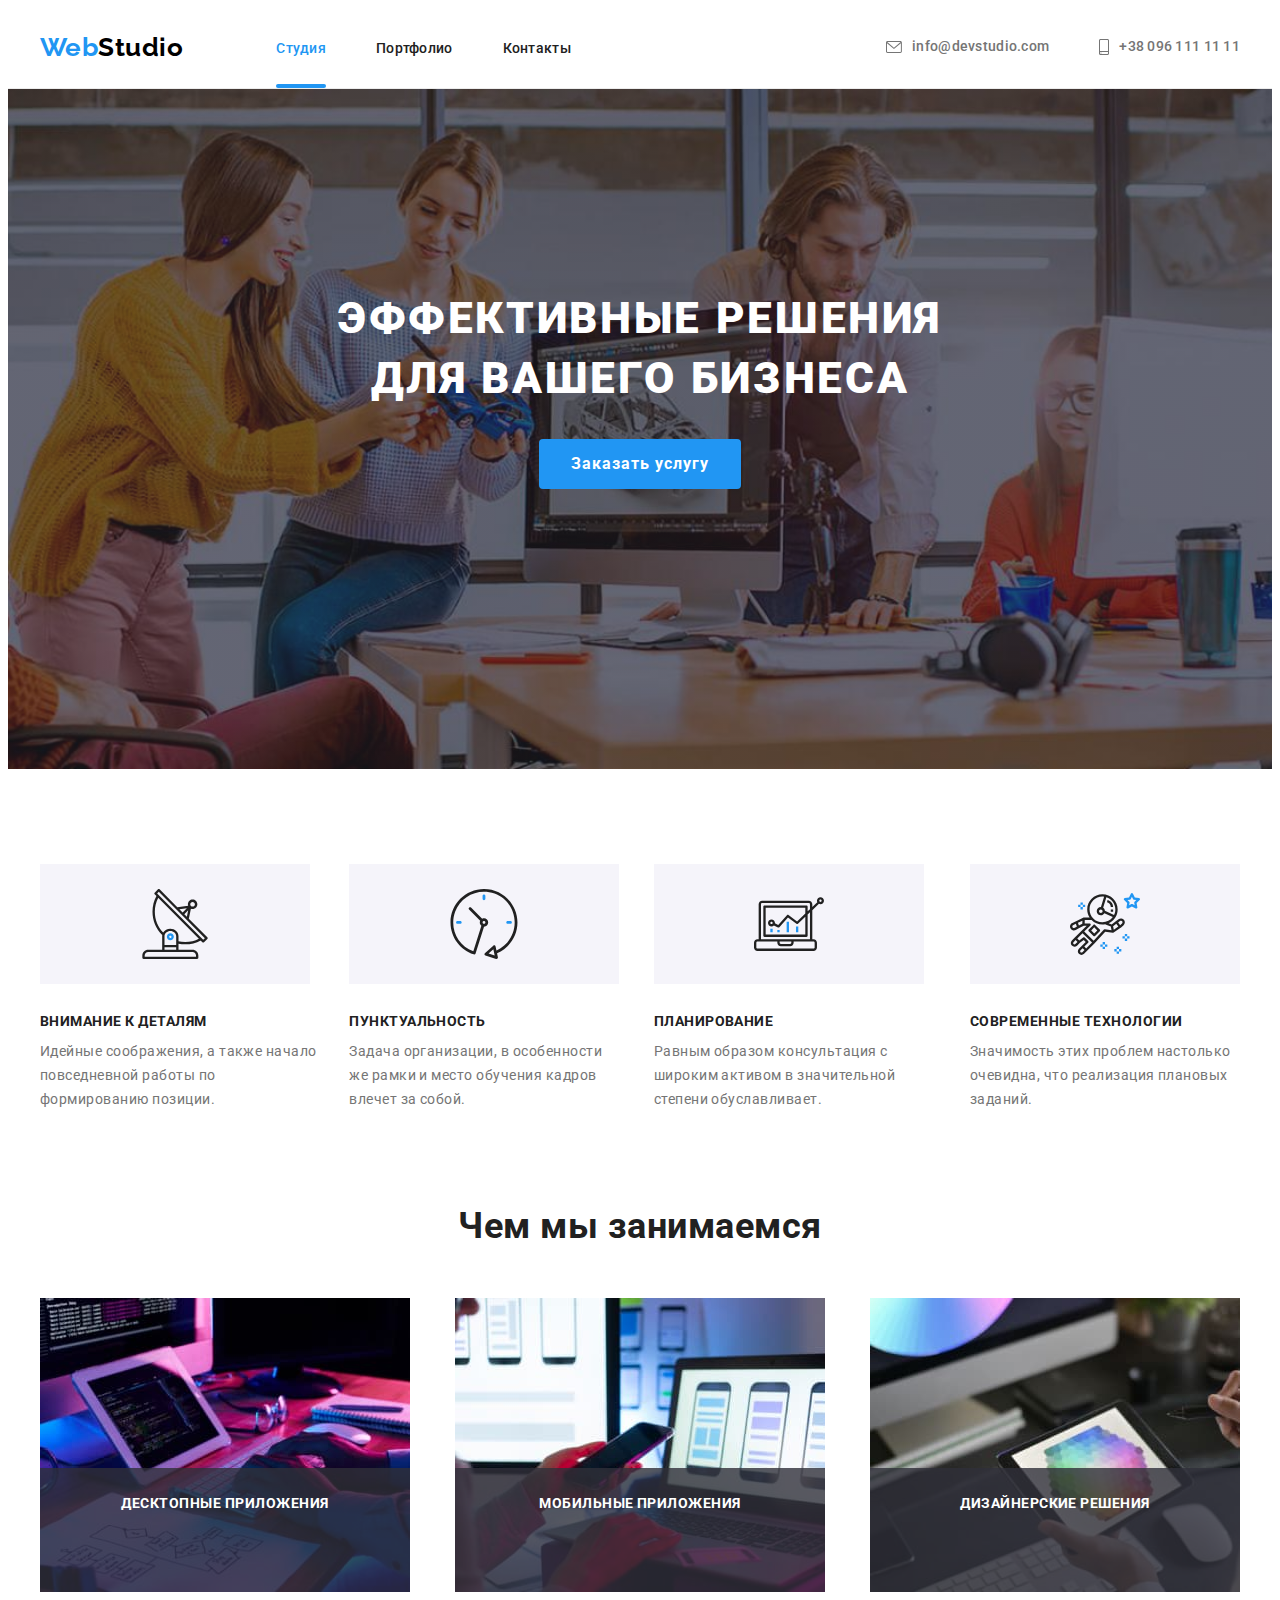
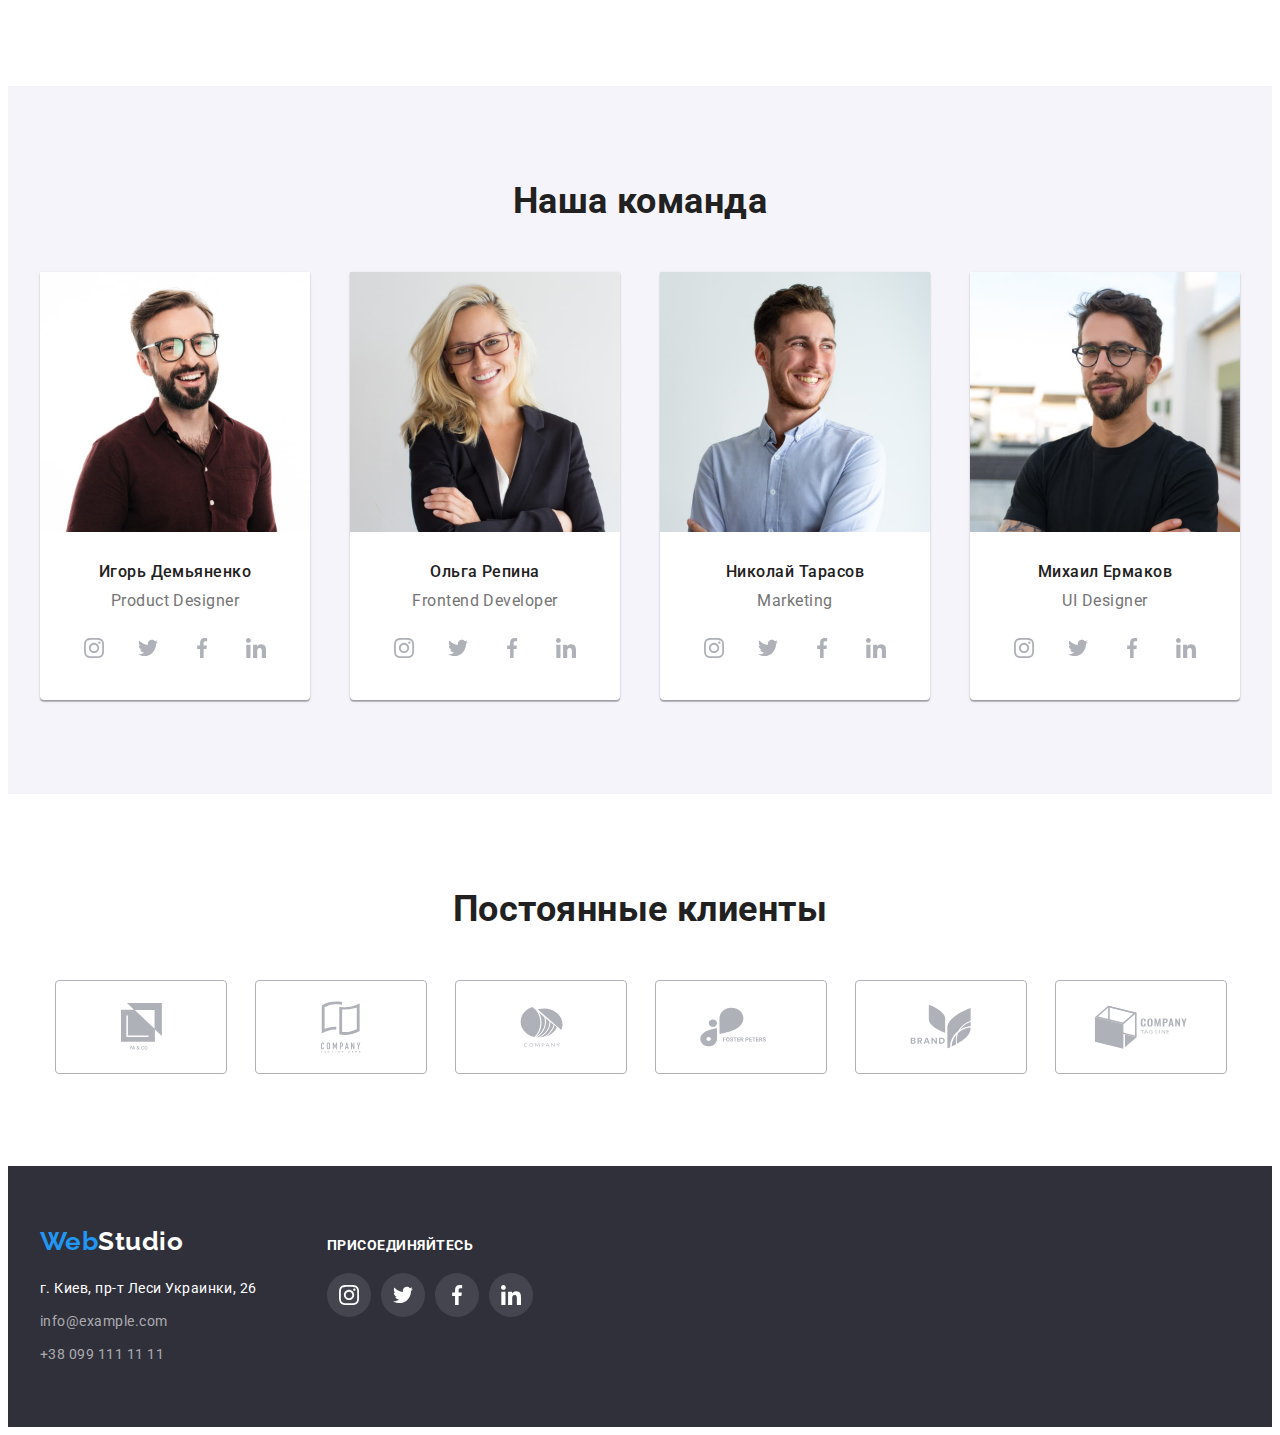
<file: index.html>
<!DOCTYPE html>
<html lang="ru">
  <head>
    <meta charset="UTF-8" />
    <meta http-equiv="X-UA-Compatible" content="IE=edge" />
    <meta name="viewport" content="width=device-width, initial-scale=1.0" />
    <title>WebStudio</title>
    <link rel="preconnect" href="https://fonts.googleapis.com" />
    <link rel="preconnect" href="https://fonts.gstatic.com" crossorigin />
    <link
      href="https://fonts.googleapis.com/css2?family=Raleway:wght@700&family=Roboto:wght@400;500;700;900&display=swap"
      rel="stylesheet"
    />
    <link
      rel="stylesheet"
      href="https://cdnjs.cloudflare.com/ajax/libs/modern-normalize/1.1.0/modern-normalize.min.css"
      integrity="sha512-wpPYUAdjBVSE4KJnH1VR1HeZfpl1ub8YT/NKx4PuQ5NmX2tKuGu6U/JRp5y+Y8XG2tV+wKQpNHVUX03MfMFn9Q=="
      crossorigin="anonymous"
      referrerpolicy="no-referrer"
    />
    <link rel="stylesheet" href="./css/styles.css" />
  </head>

  <body>
    <header class="header">
      <div class="container header-container">
        <nav class="header-navigation">
          <div class="first-logo">
            <a class="header-logo link" href="/index.html" lang="en"
              >Web<span class="header-logo-word">Studio</span></a
            >
          </div>

          <ul class="header-menu list">
            <li class="header-item">
              <a class="header-link link current" href="">Студия</a>
            </li>
            <li class="header-item">
              <a class="header-link link" href="./portfolio.html">Портфолио</a>
            </li>
            <li class="header-item">
              <a class="header-link link" href="">Контакты</a>
            </li>
          </ul>
        </nav>
        <ul class="header-contacts-list list">
          <li class="header-contacts-item">
            <a
              class="header-contacts-link link"
              href="mailto:info@devstudio.com"
            >
              <svg class="header-contacts-envelope">
                <use href="./images/sprite.svg#icon-envelope"></use>
              </svg>
              <span lang="en">info@devstudio.com</span></a
            >
          </li>
          <li class="header-contacts-item">
            <a class="header-contacts-link link" href="tel:+380961111111"
              ><svg class="header-contacts-envelope smartphone">
                <use href="./images/sprite.svg#icon-smartphone"></use>
              </svg>
              <span>+38 096 111 11 11</span></a
            >
          </li>
        </ul>
      </div>
    </header>

    <main class="main">
      <section class="hero">
        <div class="container">
          <h1 class="hero-text">Эффективные решения для вашего бизнеса</h1>
          <button class="hero-btn" type="button" data-modal-open>Заказать услугу</button>
        </div>
      </section>

      <section class="service">
        <div class="container">
          <h2 class="service-header">Почему наши услуги популярны</h2>
          <ul class="service-list list">
            <li class="service-item">
              <div class="service-icon-bg">
                <svg class="service-icon">
                  <use href="./images/sprite.svg#icon-antenna"></use>
                </svg>
              </div>
              <h3 class="service-title">Внимание к деталям</h3>
              <p class="service-text">
                Идейные соображения, а также начало повседневной работы по
                формированию позиции.
              </p>
            </li>
            <li class="service-item">
              <div class="service-icon-bg">
                <svg class="service-icon">
                  <use href="./images/sprite.svg#icon-clock"></use>
                </svg>
              </div>
              <h3 class="service-title">Пунктуальность</h3>
              <p class="service-text">
                Задача организации, в особенности же рамки и место обучения
                кадров влечет за собой.
              </p>
            </li>
            <li class="service-item">
              <div class="service-icon-bg">
                <svg class="service-icon">
                  <use href="./images/sprite.svg#icon-diagram"></use>
                </svg>
              </div>
              <h3 class="service-title">Планирование</h3>
              <p class="service-text">
                Равным образом консультация с широким активом в значительной
                степени обуславливает.
              </p>
            </li>
            <li class="service-item">
              <div class="service-icon-bg">
                <svg class="service-icon">
                  <use href="./images/sprite.svg#icon-astronaut"></use>
                </svg>
              </div>
              <h3 class="service-title">Современные технологии</h3>
              <p class="service-text">
                Значимость этих проблем настолько очевидна, что реализация
                плановых заданий.
              </p>
            </li>
          </ul>
        </div>
      </section>

      <section class="work">
        <div class="container">
          <h2 class="work-header">Чем мы занимаемся</h2>
          <ul class="work-list list">
            <li class="work-item">
              <div class="work-image-container">
              <img
                class="work-link"
                src="./images/photo1.jpg"
                alt="Парень набирает код на клавиатуре"
                width="370"
                height="294"
              />
              <p class="work-image-title">Десктопные приложения</p>
              </div>
            </li>
            <li class="work-item">
              <div class="work-image-container">
              <img
                class="work-link"
                src="./images/photo2.jpg"
                alt="Просматривает мобильные версии сайта"
                width="370"
                height="294"
              />
               <p class="work-image-title">Мобильные приложения</p>
               </div>
            </li>
            <li class="work-item">
              <div class="work-image-container">
              <img
                class="work-link"
                src="./images/photo3.jpg"
                alt="Подбор цветовой гаммы сайта"
              />
              <p class="work-image-title">Дизайнерские решения</p>
              </div>
            </li>
          </ul>
        </div>
      </section>

      <section class="team">
        <div class="container">
          <h2 class="team-header">Наша команда</h2>
          <ul class="team-list list">
            <li class="team-item">
              <img
                class="team-imagine"
                src="./images/Игорь_Демьяненко.jpg"
                alt="Игорь Демьяненко"
                width="270"
                height="260"
              />
              <h3 class="team-member">Игорь Демьяненко</h3>
              <p class="team-member-specialisation" lang="en">
                Product Designer
              </p>
              <ul class="team-item-list social-list list">
                <li class="social-item">
                  <a href="" class="social-link link">
                    <svg class="social-icon">
                      <use href="./images/sprite.svg#icon-instagram"></use>
                    </svg>
                  </a>
                </li>
                <li class="social-item">
                  <a href="" class="social-link link">
                    <svg class="social-icon">
                      <use href="./images/sprite.svg#icon-twitter"></use>
                    </svg>
                  </a>
                </li>
                <li class="social-item">
                  <a href="" class="social-link link">
                    <svg class="social-icon">
                      <use href="./images/sprite.svg#icon-facebook"></use>
                    </svg>
                  </a>
                </li>
                <li class="social-item">
                  <a href="" class="social-link link">
                    <svg class="social-icon">
                      <use href="./images/sprite.svg#icon-linkedin"></use>
                    </svg>
                  </a>
                </li>
              </ul>
            </li>
            <li class="team-item">
              <img
                class="team-imagine"
                src="./images/Ольга_Репина.jpg"
                alt="Ольга Репина"
                width="270"
                height="260"
              />
              <h3 class="team-member">Ольга Репина</h3>
              <p class="team-member-specialisation" lang="en">
                Frontend Developer
              </p>
              <ul class="team-item-list social-list list">
                <li class="social-item">
                  <a href="" class="social-link link">
                    <svg class="social-icon">
                      <use href="./images/sprite.svg#icon-instagram"></use>
                    </svg>
                  </a>
                </li>
                <li class="social-item">
                  <a href="" class="social-link link">
                    <svg class="social-icon">
                      <use href="./images/sprite.svg#icon-twitter"></use>
                    </svg>
                  </a>
                </li>
                <li class="social-item">
                  <a href="" class="social-link link">
                    <svg class="social-icon">
                      <use href="./images/sprite.svg#icon-facebook"></use>
                    </svg>
                  </a>
                </li>
                <li class="social-item">
                  <a href="" class="social-link link">
                    <svg class="social-icon">
                      <use href="./images/sprite.svg#icon-linkedin"></use>
                    </svg>
                  </a>
                </li>
              </ul>
            </li>
            <li class="team-item">
              <img
                class="team-imagine"
                src="./images/Николай_Тарасов.jpg"
                alt="Николай Тарасов"
                width="270"
                height="260"
              />
              <h3 class="team-member">Николай Тарасов</h3>
              <p class="team-member-specialisation" lang="en">Marketing</p>
              <ul class="team-item-list social-list list">
                <li class="social-item">
                  <a href="" class="social-link link">
                    <svg class="social-icon">
                      <use href="./images/sprite.svg#icon-instagram"></use>
                    </svg>
                  </a>
                </li>
                <li class="social-item">
                  <a href="" class="social-link link">
                    <svg class="social-icon">
                      <use href="./images/sprite.svg#icon-twitter"></use>
                    </svg>
                  </a>
                </li>
                <li class="social-item">
                  <a href="" class="social-link link">
                    <svg class="social-icon">
                      <use href="./images/sprite.svg#icon-facebook"></use>
                    </svg>
                  </a>
                </li>
                <li class="social-item">
                  <a href="" class="social-link link">
                    <svg class="social-icon">
                      <use href="./images/sprite.svg#icon-linkedin"></use>
                    </svg>
                  </a>
                </li>
              </ul>
            </li>

            <li class="team-item">
              <img
                class="team-imagine"
                src="./images/Михаил_Ермаков.jpg"
                alt="Николай Тарасов"
                width="270"
                height="260"
              />
              <h3 class="team-member">Михаил Ермаков</h3>
              <p class="team-member-specialisation" lang="en">UI Designer</p>
              <ul class="team-item-list social-list list">
                <li class="social-item">
                  <a href="" class="social-link link">
                    <svg class="social-icon">
                      <use href="./images/sprite.svg#icon-instagram"></use>
                    </svg>
                  </a>
                </li>
                <li class="social-item">
                  <a href="" class="social-link link">
                    <svg class="social-icon">
                      <use href="./images/sprite.svg#icon-twitter"></use>
                    </svg>
                  </a>
                </li>
                <li class="social-item">
                  <a href="" class="social-link link">
                    <svg class="social-icon">
                      <use href="./images/sprite.svg#icon-facebook"></use>
                    </svg>
                  </a>
                </li>
                <li class="social-item">
                  <a href="" class="social-link link">
                    <svg class="social-icon">
                      <use href="./images/sprite.svg#icon-linkedin"></use>
                    </svg>
                  </a>
                </li>
              </ul>
            </li>
          </ul>
        </div>
      </section>
      <section class="clients">
        <div class="container">
          <h2 class="clients-header">Постоянные клиенты</h2>
          <ul class="clients-list list">
            <li class="clients-item">
              <a href="" class="clients-link link">
                <svg class="clients-icon" width="41" height="47">
                  <use href="./images/sprite.svg#icon-group_1"></use>
                </svg>
              </a>
            </li>
            <li class="clients-item">
              <a href="" class="clients-link link">
                <svg class="clients-icon" width="40" height="52">
                  <use href="./images/sprite.svg#icon-group_2"></use>
                </svg>
              </a>
            </li>
            <li class="clients-item">
              <a href="" class="clients-link link">
                <svg class="clients-icon" width="43" height="41">
                  <use href="./images/sprite.svg#icon-group_3"></use>
                </svg>
              </a>
            </li>
            <li class="clients-item">
              <a href="" class="clients-link link">
                <svg class="clients-icon" width="84" height="40">
                  <use href="./images/sprite.svg#icon-group_4"></use>
                </svg>
              </a>
            </li>
            <li class="clients-item">
              <a href="" class="clients-link link">
                <svg class="clients-icon" width="62" height="45">
                  <use href="./images/sprite.svg#icon-group_5"></use>
                </svg>
              </a>
            </li>
            <li class="clients-item">
              <a href="" class="clients-link link">
                <svg class="clients-icon" width="94" height="44">
                  <use href="./images/sprite.svg#icon-group_6"></use>
                </svg>
              </a>
            </li>
          </ul>
        </div>
      </section>
    </main>
    <footer class="footer fotter-background">
      <div class="container footer-container">
        <div class="common-container">
          <div class="footer-bottom-logo">
          <a class="footer-logo link" href="./index.html" lang="en"
            >Web<span class="footer-logo-word">Studio</span></a
          >
           </div>
        <address class="footer-address">
          <ul class="footer-list list">
            <li class="footer-item">
              <a
                class="footer-link link"
                href="https://www.google.com/maps/place/%D0%B1%D1%83%D0%BB%D1%8C%D0%B2%D0%B0%D1%80+%D0%9B%D0%B5%D1%81%D1%96+%D0%A3%D0%BA%D1%80%D0%B0%D1%97%D0%BD%D0%BA%D0%B8,+26,+%D0%9A%D0%B8%D1%97%D0%B2,+02000/@50.4265807,30.5361971,17z/data=!3m1!4b1!4m5!3m4!1s0x40d4cf0e033ecbe9:0x57a4dffefec77da0!8m2!3d50.4265807!4d30.5383858"
                >г. Киев, пр-т Леси Украинки, 26
              </a>
            </li>
            <li class="footer-item">
              <a
                class="footer-link-contacts link"
                href="mailto:info@example.com"
                lang="en"
                >info@example.com</a
              >
            </li>
            <li class="footer-item">
              <a class="footer-link-contacts link" href="tel:+380991111111"
                >+38 099 111 11 11</a
              >
            </li>
          </ul>
        </address>
        </div>
        
        <section class="social-network">
          <h2 class="social-network-header">присоединяйтесь</h2>
          <ul class="social-network-list list">
                <li class="social-network-item">
                  <a href="" class="social-network-link link">
                    <svg class="social-network-icon">
                      <use href="./images/sprite.svg#icon-instagram"></use>
                    </svg>
                  </a>
                </li>
                <li class="social-network-item">
                  <a href="" class="social-network-link link">
                    <svg class="social-network-icon">
                      <use href="./images/sprite.svg#icon-twitter"></use>
                    </svg>
                  </a>
                </li>
                <li class="social-network-item">
                  <a href="" class="social-network-link link">
                    <svg class="social-network-icon">
                      <use href="./images/sprite.svg#icon-facebook"></use>
                    </svg>
                  </a>
                </li>
                <li class="social-network-item">
                  <a href="" class="social-network-link link">
                    <svg class="social-network-icon">
                      <use href="./images/sprite.svg#icon-linkedin"></use>
                    </svg>
                  </a>
                </li>
               
        </section>
      </div>
    </footer>
    <div class="backdrop is-hidden" data-modal>
      <div class="modal">
        <button type="button" class="modal-icon-container" data-modal-close>
          <svg class="modal-close-button">
            <use href="./images/sprite.svg#icon-close-black"></use>
          </svg>
          <script src="./js/modal.js"></script>
        </button>
      </div>
    </div>
  </body>
</html>
</file>
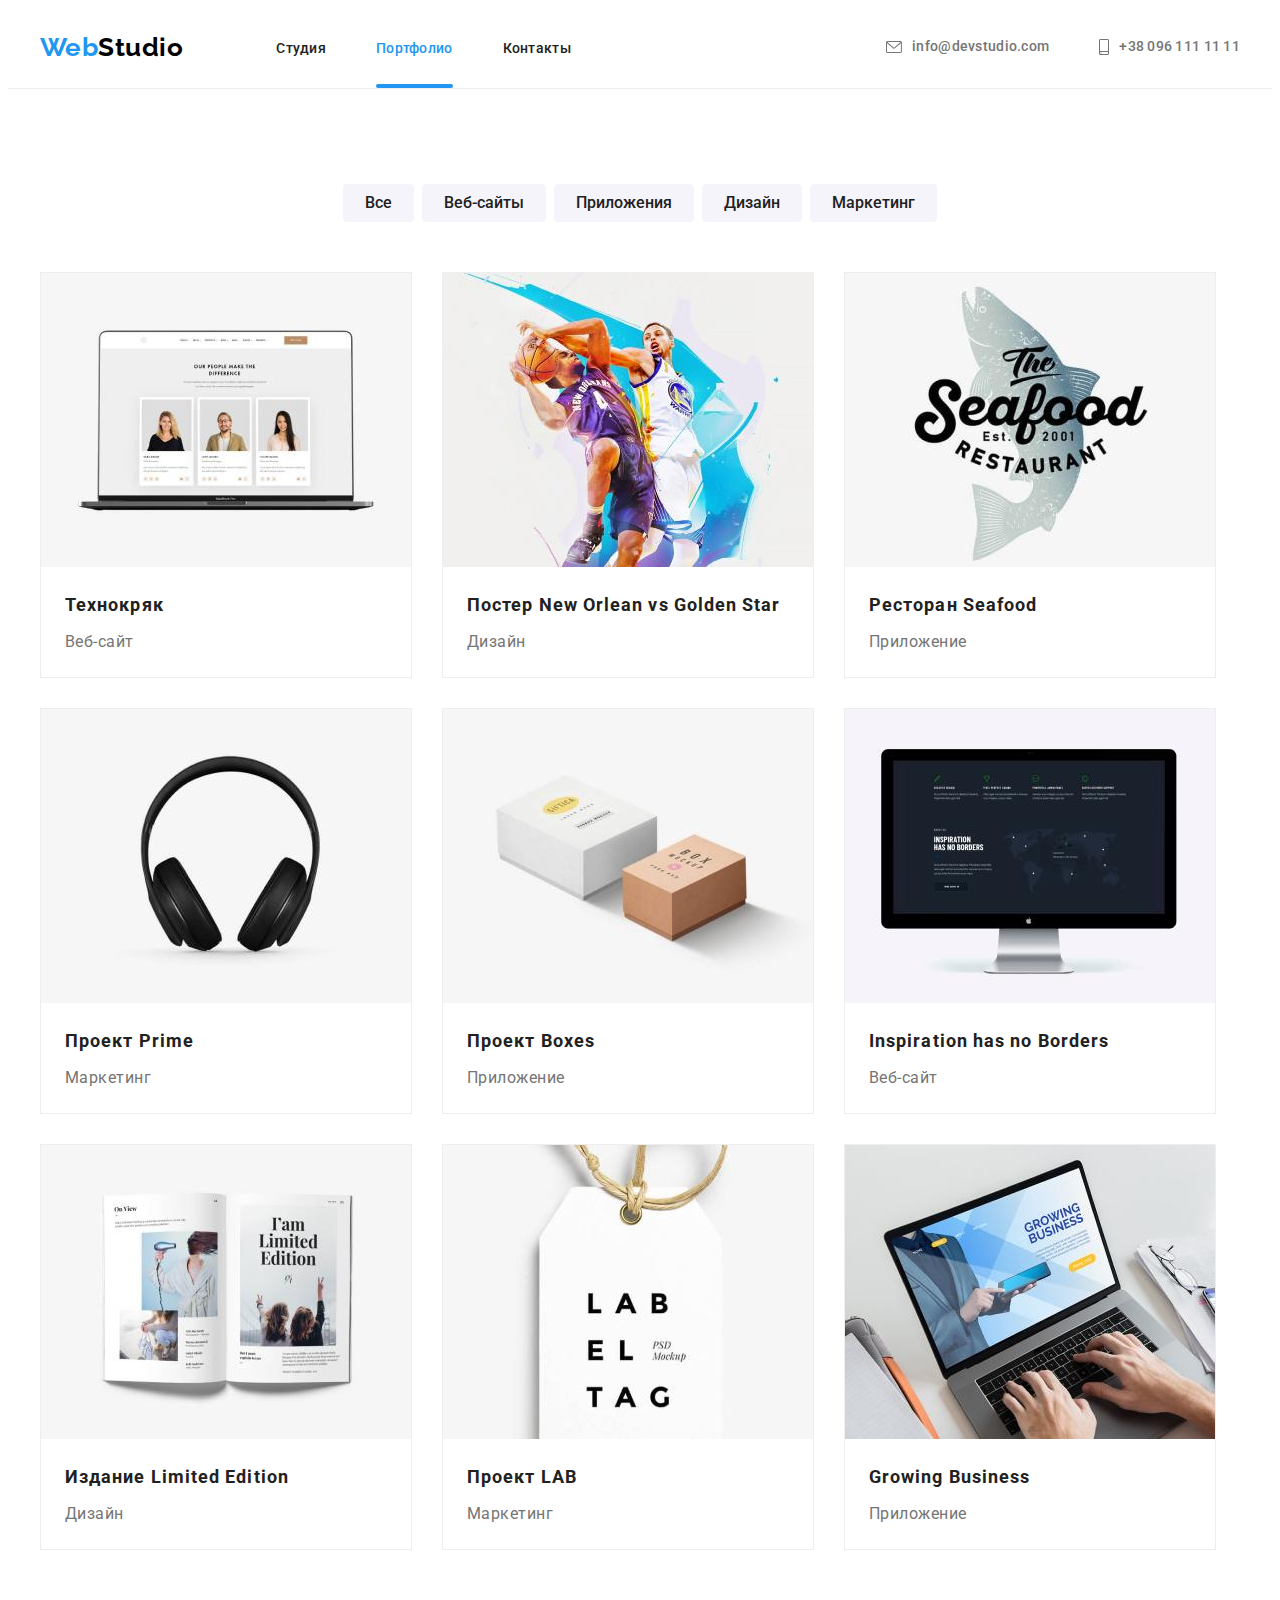
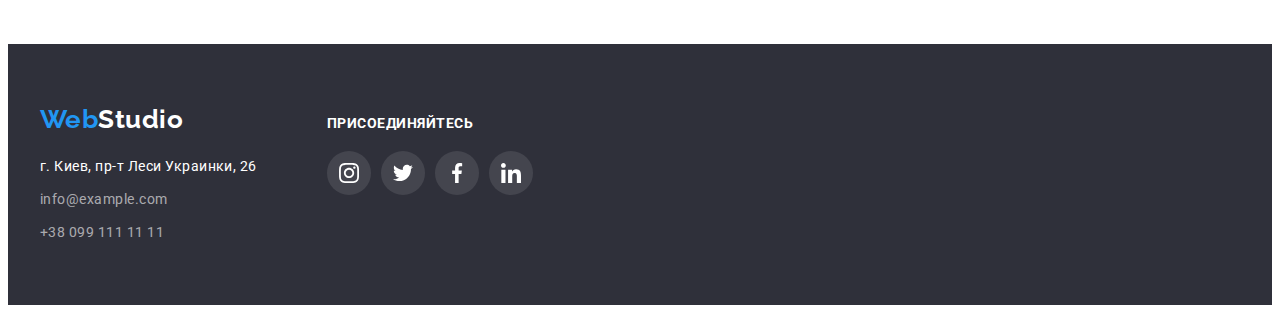
<file: portfolio.html>
<!DOCTYPE html>
<html lang="ru">
  <head>
    <meta charset="UTF-8" />
    <meta http-equiv="X-UA-Compatible" content="IE=edge" />
    <meta name="viewport" content="width=device-width, initial-scale=1.0" />
    <title>Портфолио</title>
    <link rel="preconnect" href="https://fonts.googleapis.com" />
    <link rel="preconnect" href="https://fonts.gstatic.com" crossorigin />
    <link
      href="https://fonts.googleapis.com/css2?family=Raleway:wght@700&family=Roboto:wght@400;500;700;900&display=swap"
      rel="stylesheet"
    />
    <link
      rel="stylesheet"
      href="https://cdnjs.cloudflare.com/ajax/libs/modern-normalize/1.1.0/modern-normalize.min.css"
      integrity="sha512-wpPYUAdjBVSE4KJnH1VR1HeZfpl1ub8YT/NKx4PuQ5NmX2tKuGu6U/JRp5y+Y8XG2tV+wKQpNHVUX03MfMFn9Q=="
      crossorigin="anonymous"
      referrerpolicy="no-referrer"
    />
    <link rel="stylesheet" href="./css/styles.css" />
  </head>

  <body>
    <header class="header">
      <div class="container header-container">
        <nav class="header-navigation">
          <div class="first-logo">
            <a class="header-logo link" href="/index.html" lang="en"
              >Web<span class="header-logo-word">Studio</span></a
            >
          </div>
          <ul class="header-menu list">
            <li class="header-item">
              <a class="header-link link" href="./index.html">Студия</a>
            </li>
            <li class="header-item">
              <a class="header-link link current" href="./portfolio.html"
                >Портфолио</a
              >
            </li>
            <li class="header-item">
              <a class="header-link link" href="">Контакты</a>
            </li>
          </ul>
        </nav>
        <ul class="header-contacts-list list">
          <li class="header-contacts-item">
            <a
              class="header-contacts-link link"
              href="mailto:info@devstudio.com"
              lang="en"
              ><svg class="header-contacts-envelope">
                <use href="./images/sprite.svg#icon-envelope"></use>
              </svg>
              <span lang="en">info@devstudio.com</span></a
            >
          </li>
          <li class="header-contacts-item">
            <a class="header-contacts-link link" href="tel:+380961111111"
              ><svg class="header-contacts-envelope smartphone">
                <use href="./images/sprite.svg#icon-smartphone"></use>
              </svg>
              <span>+38 096 111 11 11</span></a
            >
          </li>
        </ul>
      </div>
    </header>

    <main>
      <section class="portfolio">
        <div class="container">
          <h1 class="service-header">Виды услуг</h1>

          <ul class="portfolio-list list">
            <li class="portfolio-item">
              <button class="portfolio-btn btn-color" type="button">Все</button>
            </li>
            <li class="portfolio-item">
              <button class="portfolio-btn" type="button">Веб-сайты</button>
            </li>
            <li class="portfolio-item">
              <button class="portfolio-btn" type="button">Приложения</button>
            </li>
            <li class="portfolio-item">
              <button class="portfolio-btn" type="button">Дизайн</button>
            </li>
            <li class="portfolio-item">
              <button class="portfolio-btn" type="button">Маркетинг</button>
            </li>
          </ul>

          <ul class="portfolio-list-img list">
            <li class="portfolio-item-img">
              <div class="portfolio-imagine-text">
              <img
                class="portfolio-imagine"
                src="./images/Веб-сайт.jpg"
                alt="Изображён на экране ноутбука сайт"
                width="370"
                height="294"
              />
              <p class="imagine-description">Технокряк это 
                современная площадка распространения 
                коронавируса. Компании используют эту платформу 
                для цифрового шпионажа и атак на защищённые 
                сервера конкурентов.</p>
              </div>
              <h2 class="portfolio-title">Технокряк</h2>
              <p class="portfolio-text">Веб-сайт</p>
            </li>

            <li class="portfolio-item-img">
              <div class="portfolio-imagine-text">
              <img
                class="portfolio-imagine"
                src="./images/Дизайн.jpg"
                alt="Постер New Orlean vs Golden Star"
                width="370"
                height="294"
              />
              <p class="imagine-description">Технокряк это 
                современная площадка распространения 
                коронавируса. Компании используют эту платформу 
                для цифрового шпионажа и атак на защищённые 
                сервера конкурентов.</p>
              </div>
              <h2 class="portfolio-title">
                Постер <span lang="en">New Orlean vs Golden Star</span>
              </h2>
              <p class="portfolio-text">Дизайн</p>
            </li>
            <li class="portfolio-item-img">
              <div class="portfolio-imagine-text">
              <img
                class="portfolio-imagine"
                src="images/Приложение.jpg"
                alt="Логотип ресторана"
                width="370"
                height="294"
              />
              <p class="imagine-description">Технокряк это 
                современная площадка распространения 
                коронавируса. Компании используют эту платформу 
                для цифрового шпионажа и атак на защищённые 
                сервера конкурентов.</p>
              </div>
              <h2 class="portfolio-title">
                Ресторан <span lang="en">Seafood</span>
              </h2>
              <p class="portfolio-text">Приложение</p>
            </li>
            <li class="portfolio-item-img">
              <div class="portfolio-imagine-text">
              <img
                class="portfolio-imagine"
                src="./images/Маркетинг.jpg"
                alt="Изображены наушники"
                width="370"
                height="294"
              />
              <p class="imagine-description">Технокряк это 
                современная площадка распространения 
                коронавируса. Компании используют эту платформу 
                для цифрового шпионажа и атак на защищённые 
                сервера конкурентов.</p>
              </div>
              <h2 class="portfolio-title">Проект Prime</h2>
              <p class="portfolio-text">Маркетинг</p>
            </li>
            <li class="portfolio-item-img">
              <div class="portfolio-imagine-text">
              <img
                class="portfolio-imagine"
                src="./images/Приложение1.jpg"
                alt="Изображены две маленькие коробки"
                width="370"
                height="294"
              />
              <p class="imagine-description">Технокряк это 
                современная площадка распространения 
                коронавируса. Компании используют эту платформу 
                для цифрового шпионажа и атак на защищённые 
                сервера конкурентов.</p>
              </div>
              <h2 class="portfolio-title">
                Проект <span lang="en">Boxes</span>
              </h2>
              <p class="portfolio-text">Приложение</p>
            </li>
            <li class="portfolio-item-img">
              <div class="portfolio-imagine-text">
              <img
                class="portfolio-imagine"
                src="./images/Веб-сайт1.jpg"
                alt="Изображён монитор компютера"
                width="370"
                height="294"
              />
              <p class="imagine-description">Технокряк это 
                современная площадка распространения 
                коронавируса. Компании используют эту платформу 
                для цифрового шпионажа и атак на защищённые 
                сервера конкурентов.</p>
              </div>
              <h2 class="portfolio-title" lang="en">
                Inspiration has no Borders
              </h2>
              <p class="portfolio-text">Веб-сайт</p>
            </li>
            <li class="portfolio-item-img">
              <div class="portfolio-imagine-text">
              <img
                class="portfolio-imagine"
                src="./images/Дизайн1.jpg"
                alt="Изображён открытый журнал"
                width="370"
                height="294"
              />
              <p class="imagine-description">Технокряк это 
                современная площадка распространения 
                коронавируса. Компании используют эту платформу 
                для цифрового шпионажа и атак на защищённые 
                сервера конкурентов.</p>
              </div>
              <h2 class="portfolio-title">
                Издание <span lang="en">Limited Edition</span>
              </h2>
              <p class="portfolio-text">Дизайн</p>
            </li>
            <li class="portfolio-item-img">
              <div class="portfolio-imagine-text">
              <img
                class="portfolio-imagine"
                src="./images/Маркетинг1.jpg"
                alt="Изображена этикетка "
                width="370"
                height="294"
              />
              <p class="imagine-description">Технокряк это 
                современная площадка распространения 
                коронавируса. Компании используют эту платформу 
                для цифрового шпионажа и атак на защищённые 
                сервера конкурентов.</p>
              </div>
              <h2 class="portfolio-title">Проект <span lang="en">LAB</span></h2>
              <p class="portfolio-text">Маркетинг</p>
            </li>
            <li class="portfolio-item-img">
              <div class="portfolio-imagine-text">
              <img
                class="portfolio-imagine"
                src="./images/Приложение2.jpg"
                alt="Открыт сайт Growing business на ноутбуке"
                width="370"
                height="294"
              />
              <p class="imagine-description">Технокряк это 
                современная площадка распространения 
                коронавируса. Компании используют эту платформу 
                для цифрового шпионажа и атак на защищённые 
                сервера конкурентов.</p>
              </div>
              <h2 class="portfolio-title" lang="en">Growing Business</h2>
              <p class="portfolio-text">Приложение</p>
            </li>
          </ul>
        </div>
      </section>
    </main>
    <footer class="footer fotter-background">
      <div class="container footer-container">
        <div class="common-container">
          <div class="footer-bottom-logo">
          <a class="footer-logo link" href="./index.html" lang="en"
            >Web<span class="footer-logo-word">Studio</span></a
          >
           </div>
        <address class="footer-address">
          <ul class="footer-list list">
            <li class="footer-item">
              <a
                class="footer-link link"
                href="https://www.google.com/maps/place/%D0%B1%D1%83%D0%BB%D1%8C%D0%B2%D0%B0%D1%80+%D0%9B%D0%B5%D1%81%D1%96+%D0%A3%D0%BA%D1%80%D0%B0%D1%97%D0%BD%D0%BA%D0%B8,+26,+%D0%9A%D0%B8%D1%97%D0%B2,+02000/@50.4265807,30.5361971,17z/data=!3m1!4b1!4m5!3m4!1s0x40d4cf0e033ecbe9:0x57a4dffefec77da0!8m2!3d50.4265807!4d30.5383858"
                >г. Киев, пр-т Леси Украинки, 26
              </a>
            </li>
            <li class="footer-item">
              <a
                class="footer-link-contacts link"
                href="mailto:info@example.com"
                lang="en"
                >info@example.com</a
              >
            </li>
            <li class="footer-item">
              <a class="footer-link-contacts link" href="tel:+380991111111"
                >+38 099 111 11 11</a
              >
            </li>
          </ul>
        </address>
        </div>
        
        <section class="social-network">
          <h2 class="social-network-header">присоединяйтесь</h2>
          <ul class="social-network-list list">
                <li class="social-network-item">
                  <a href="" class="social-network-link link">
                    <svg class="social-network-icon">
                      <use href="./images/sprite.svg#icon-instagram"></use>
                    </svg>
                  </a>
                </li>
                <li class="social-network-item">
                  <a href="" class="social-network-link link">
                    <svg class="social-network-icon">
                      <use href="./images/sprite.svg#icon-twitter"></use>
                    </svg>
                  </a>
                </li>
                <li class="social-network-item">
                  <a href="" class="social-network-link link">
                    <svg class="social-network-icon">
                      <use href="./images/sprite.svg#icon-facebook"></use>
                    </svg>
                  </a>
                </li>
                <li class="social-network-item">
                  <a href="" class="social-network-link link">
                    <svg class="social-network-icon">
                      <use href="./images/sprite.svg#icon-linkedin"></use>
                    </svg>
                  </a>
                </li>
               
        </section>
      </div>
    </footer>
  </body>
</html>
</file>
<file: css/styles.css>
:root {
  --primery-title-color: #ffffff;
  --secondary-title-color: #212121;
  --primary-header-text-color: #212121;
  --secondary-header-text-color: #757575;
  --primary-text-color: #757575;
  --secondary-text-color: #212121;
  --third-text-color: #ffffff;
  --fourth-text-color: rgba(255, 255, 255, 0.6);
  --accent-color: #2196f3;
  --timing-function: cubic-bezier(0.4, 0, 0.2, 1);
}

p,
h1,
h2,
h3,
h4,
h5,
h6 {
  margin: 0;
}

ul {
  margin: 0;
  padding: 0;
}

img {
  display: block;
}

body {
  color: #757575;
  font-family: "Roboto", sans-serif;
  letter-spacing: 0.03em;
  background-color: #ffffff;
}

.link {
  text-decoration: none;
}

.list {
  list-style: none;
}

.container {
  width: 1200px;
  margin: 0 auto;
  padding-left: 15px;
  padding-right: 15px;
}

.header-menu .header-link.link.current {
  color: var(--accent-color);
}

/* Классы для Хедера и Героя */

.header {
  padding-top: 24px;
  padding-bottom: 25px;
  border-bottom: 1px solid #ececec;
}

.header-container {
  display: flex;
  align-items: center;
}

.header-navigation {
  display: flex;
  align-items: center;
}
.header-menu {
  display: flex;
  /* align-items: center; */
}
.header-contacts-list {
  display: flex;
  margin-left: auto;
  align-items: center;
}
.first-logo {
  margin-right: 93px;
}
.header-item:not(:last-child) {
  margin-right: 50px;
}
.header-contacts-item:not(:last-child) {
  margin-right: 50px;
}

.header-logo {
  font-family: "Raleway", sans-serif;
  font-style: normal;
  font-weight: bold;
  font-size: 26px;
  line-height: 1.19;
  color: var(--accent-color);
}
.header-logo-word {
  font-family: "Raleway", sans-serif;
  font-style: normal;
  font-weight: bold;
  font-size: 26px;
  line-height: 1.19;
  color: #000000;
}
.header-link:hover,
.header-link:focus {
  color: var(--accent-color);
}

.header-link {
  position: relative;
  font-weight: 500;
  font-size: 14px;
  line-height: 1.14;
  letter-spacing: 0.02em;
  color: var(--primary-header-text-color);
  transition: color 250ms var(--timing-function);
}

.current::after {
  content: "";

  position: absolute;
  left: 0;
  bottom: 0;

  display: block;
  width: 100%;
  height: 4px;
  background-color: var(--accent-color);
  border-radius: 2px;
  bottom: -32px;
}

.header-contacts-link:hover,
.header-contacts-link:focus {
  color: var(--accent-color);
}

.header-contacts-link:hover .header-contacts-envelope,
.header-contacts-link:focus .header-contacts-envelope {
  fill: var(--accent-color);
}

.header-contacts-link {
  font-weight: 500;
  font-size: 14px;
  line-height: 1.14;
  letter-spacing: 0.02em;
  color: var(--secondary-header-text-color);
  display: flex;
  align-items: center;

  transition: color 250ms var(--timing-function);
}

.header-contacts-envelope {
  width: 16px;
  height: 12px;
  fill: var(--secondary-header-text-color);
  margin-right: 10px;

  transition: fill 250ms var(--timing-function);
}

.header-contacts-envelope.smartphone {
  width: 10px;
  height: 16px;

  transition: fill 250ms var(--timing-function);
}

.hero {
  background-color: #c4c4c4;
  background-image: linear-gradient(
      to right,
      rgba(47, 48, 58, 0.4),
      rgba(47, 48, 58, 0.4)
    ),
    url(../images/Logoimg.jpg);
  background-repeat: no-repeat;
  background-position: center;
  background-size: cover;
  width: 100%;
  max-width: 1600px;
  margin: 0, auto;
  padding: 200px 0 280px 0;
}

.hero-text {
  font-weight: 900;
  font-size: 44px;
  line-height: 1.36;
  text-align: center;
  letter-spacing: 0.06em;
  text-transform: uppercase;
  color: var(--primery-title-color);
  max-width: 696px;
  margin: 0 auto;
  margin-bottom: 30px;
}

.hero-btn:hover,
.hero-btn:focus {
  background-color: #188ce8;
  cursor: pointer;
}

.hero-btn {
  font-family: inherit;
  font-weight: bold;
  font-size: 16px;
  line-height: 1.88;
  display: flex;
  align-items: center;
  text-align: center;
  letter-spacing: 0.06em;
  color: var(--third-text-color);
  background: #2196f3;
  border: none;
  margin: 0 auto;
  padding: 10px 32px;
  border-radius: 4px;
  transition: background-color 250ms var(--timing-function);
}

/* Классы для секции Наши услуги  */

.service {
  padding: 94px 0;
}

.service-icon-bg {
  width: 270px;
  height: 120px;
  background-color: #f5f4fa;
  margin-bottom: 30px;
  display: flex;
  justify-content: center;
  align-items: center;
}

.service-icon {
  width: 70px;
  height: 70px;
}

.service-title {
  font-weight: bold;
  font-size: 14px;
  line-height: 1.14;
  text-transform: uppercase;
  color: var(--secondary-title-color);
  margin: 0 0 10px 0;
}
.service-text {
  font-weight: normal;
  font-size: 14px;
  line-height: 1.71;
  color: var(--primary-text-color);
}

.service-list {
  display: flex;
  justify-content: space-between;
}

.service-item:not(:last-child) {
  margin-right: 30px;
}

/* Классы для секции Чем мы занимаемся */

.work {
  padding-bottom: 94px;
}

.work-header {
  font-weight: bold;
  font-size: 36px;
  line-height: 1.17;
  text-align: center;
  color: var(--secondary-title-color);
  margin: 0 0 50px 0;
}
.work-list {
  display: flex;
  justify-content: space-between;
}

.work-image-container {
  position: relative;
}

.work-image-title {
  font-weight: bold;
  font-size: 14px;
  line-height: calc(16 / 14);
  text-align: center;
  text-transform: uppercase;
  color: #ffffff;
  background-color: rgba(47, 48, 58, 0.8);
  position: absolute;
  display: block;
  bottom: 0;
  left: 0;
  width: 100%;
  height: 70px;
  padding: 27px 0px 27px 0px;
}

/* Кдассы для секции Наша команда */

.team {
  background-color: #f5f4fa;
  padding-top: 94px;
  padding-bottom: 94px;
}

.team-header {
  font-weight: bold;
  font-size: 36px;
  line-height: 1.17;
  text-align: center;
  color: var(--secondary-title-color);
  margin-bottom: 50px;
}

.team-list {
  display: flex;
  justify-content: space-between;
}

.team-item:not(:last-child) {
  margin-right: 30px;
}

.team-item {
  width: calc((100%-90px) / 4);
  background: #ffffff;
  box-shadow: 0px 1px 3px rgba(0, 0, 0, 0.12), 0px 1px 1px rgba(0, 0, 0, 0.14),
    0px 2px 1px rgba(0, 0, 0, 0.2);
  border-radius: 0px 0px 4px 4px;
  padding-bottom: 30px;
}

.team-imagine {
  margin-bottom: 30px;
}

.team-member {
  font-weight: 500;
  font-size: 16px;
  line-height: 1.19;
  text-align: center;
  color: var(--secondary-title-color);
  margin-bottom: 10px;
}

.team-member-specialisation {
  font-size: 16px;
  line-height: 1.19;
  text-align: center;
  color: var(--primary-text-color);
  margin-bottom: 16px;
}

.social-list {
  display: flex;
  justify-content: center;
}

/* .social-item:not(:last-child) {
  margin-right: 10px;
} */

.social-item + .social-item {
  margin-left: 10px;
}

.social-item {
  width: 44px;
  height: 44px;
}

.social-link {
  width: 100%;
  height: 100%;
  background-color: #ffffff;
  border-radius: 50%;
  display: flex;
  justify-content: center;
  align-items: center;
  transition: background-color 250ms var(--timing-function);
}

.social-link:hover,
.social-link:focus {
  background-color: var(--accent-color);
}

.social-link:hover .social-icon,
.social-link:focus .social-icon {
  fill: #ffffff;
}

.social-icon {
  width: 20px;
  height: 20px;
  fill: #afb1b8;
  transition: fill 250ms var(--timing-function);
}

/* Секция Наши Клиенты */

.clients {
  padding: 94px 0;
  background-color: #ffffff;
}

.clients-header {
  font-weight: bold;
  font-size: 36px;
  line-height: 1.17;
  text-align: center;
  color: var(--secondary-title-color);
  margin-bottom: 50px;
}

.clients-list {
  display: flex;
  justify-content: center;
}

.clients-item {
  width: 170px;
  height: 92px;
}
.clients-item + .clients-item {
  margin-left: 30px;
}

.clients-link {
  width: 100%;
  height: 100%;
  background-color: #ffffff;
  border: 1px solid #afb1b8;
  border-radius: 4px;
  display: flex;
  justify-content: center;
  align-items: center;
  transition: border-color 250ms var(--timing-function);
}

.clients-link:hover,
.clients-link:focus {
  border-color: var(--accent-color);
}

.clients-link:hover .clients-icon,
.clients-link:focus .clients-icon {
  fill: var(--accent-color);
}

.clients-icon {
  fill: #afb1b8;
  transition: fill 250ms var(--timing-function);
}

/* Классы для футера */

.footer {
  padding: 60px 0;
}

.footer-container {
  display: flex;
  align-items: baseline;
  /* align-items: center; */
}

.fotter-background {
  background-color: #2f303a;
}

.footer-bottom-logo {
  margin-bottom: 20px;
}

.footer-logo {
  font-family: "Raleway", sans-serif;
  font-style: normal;
  font-weight: bold;
  font-size: 26px;
  line-height: 1.19;
  color: var(--accent-color);
}
.footer-logo-word {
  font-family: "Raleway", sans-serif;
  font-style: normal;
  font-weight: bold;
  font-size: 26px;
  line-height: 1.19;
  color: #ffffff;
}

.footer-address {
  font-style: normal;
}

.footer-item:not(:last-child) {
  margin: 0 0 9px 0;
}

.footer-link:hover,
.footer-link:focus {
  color: var(--accent-color);
}
.footer-link {
  font-size: 14px;
  line-height: 1.71;
  color: var(--third-text-color);
  transition: color 250ms var(--timing-function);
}

.footer-link-contacts:hover,
.footer-link-contacts:focus {
  color: var(--accent-color);
}
.footer-link-contacts {
  font-size: 14px;
  line-height: 1.71;
  color: rgba(255, 255, 255, 0.6);
  transition: color 250ms var(--timing-function);
}

.common-container {
  margin-right: 70px;
}

.social-network-header {
  font-weight: bold;
  font-size: 14px;
  line-height: calc(16 / 14);
  text-transform: uppercase;
  color: var(--primery-title-color);
  margin-bottom: 20px;
}

.social-network-list {
  display: flex;
}

.social-network-item {
  width: 44px;
  height: 44px;
}

.social-network-item + .social-network-item {
  margin-left: 10px;
}

.social-network-link {
  width: 100%;
  height: 100%;
  display: flex;
  background-color: rgba(255, 255, 255, 0.1);
  border-radius: 50%;
  justify-content: center;
  align-items: center;
  transition: background-color 250ms var(--timing-function);
}

.social-network-link:hover,
.social-network-link:focus {
  background-color: var(--accent-color);
}

.social-network-icon {
  width: 20px;
  height: 20px;
  fill: #ffffff;
  justify-content: center;
}

/* Вторая страничка - ПОРТФОЛИО */

.service-header {
  width: 1px;
  height: 1px;
  overflow: hidden;
  opacity: 0;
}

.portfolio {
  padding: 94px 0 94px 0;
}

.portfolio-btn:hover,
.portfolio-btn:focus {
  color: var(--third-text-color);
  background-color: var(--accent-color);
  box-shadow: 0px 3px 1px rgba(0, 0, 0, 0.1), 0px 1px 2px rgba(0, 0, 0, 0.08),
    0px 2px 2px rgba(0, 0, 0, 0.12);
  cursor: pointer;
}

.portfolio-list {
  display: flex;
  justify-content: center;
  margin: 0 0 50px 0;
}

.portfolio-item:not(:last-child) {
  margin-right: 8px;
}
.portfolio-btn {
  font-family: inherit;
  font-weight: 500;
  font-size: 16px;
  line-height: 1.63;
  text-align: center;
  color: var(--secondary-text-color);
  background-color: #f5f4fa;
  border: none;
  padding: 6px 22px;
  border-radius: 4px;
  transition: color 250ms var(--timing-function),
    background-color 250ms var(--timing-function),
    box-shadow 250ms var(--timing-function);
}

/* применяем временно portfolio-btn*/
/* .btn-color {
  color: var(--third-text-color);
  background-color: var(--accent-color);
  box-shadow: 0px 3px 1px rgba(0, 0, 0, 0.1), 0px 1px 2px rgba(0, 0, 0, 0.08),
    0px 2px 2px rgba(0, 0, 0, 0.12);
  border-radius: 4px; }*/

.portfolio-list-img {
  display: flex;
  flex-wrap: wrap;
}

.portfolio-item-img:hover,
.portfolio-item-img:focus {
  box-shadow: 0px 1px 1px rgba(0, 0, 0, 0.12), 0px 4px 4px rgba(0, 0, 0, 0.06),
    1px 4px 6px rgba(0, 0, 0, 0.16);
  cursor: pointer;
}

.portfolio-item-img {
  width: 370px;
  height: 404px;
  margin-right: 30px;
  margin-bottom: 30px;
  border: 1px solid #eeeeee;
  transition: box-shadow 250ms var(--timing-function);
}

.portfolio-item-img:nth-child(3n) {
  margin-right: 0;
}

.portfolio-item-img:nth-last-child(-n + 3) {
  margin-bottom: 0;
}

.portfolio-imagine-text {
  position: relative;
  overflow: hidden;
}

.portfolio-imagine {
  margin-bottom: 20px;
}

.imagine-description {
  font-size: 18px;
  line-height: calc(28 / 18);
  color: var(--third-text-color);
  background-color: var(--accent-color);
  position: absolute;
  top: 0;
  left: 0;
  height: 100%;
  padding: 63px 24px;
  transform: translateY(100%);
  transition: transform 250ms var(--timing-function);
}

.portfolio-item-img:hover .imagine-description {
  transform: translateY(0);
  background: rgba(33, 150, 243, 0.9);
}

.portfolio-title {
  font-weight: bold;
  font-size: 18px;
  line-height: 2;
  letter-spacing: 0.06em;
  color: var(--secondary-title-color);
  padding: 0 24px;
  margin-bottom: 4px;
}

.portfolio-text {
  font-size: 16px;
  line-height: 1.88;
  color: var(--primary-text-color);
  padding: 0 24px;
}

/* Модальное окно */

.backdrop {
  position: fixed;
  top: 0;
  left: 0;
  width: 100vw;
  height: 100vh;
  background-color: rgba(0, 0, 0, 0.2);
  box-shadow: 0px 4px 4px rgba(0, 0, 0, 0.25);
  display: flex;
  justify-content: center;
  align-items: center;
  transition: opacity 250ms var(--timing-function),
    visibility 250ms var(--timing-function);
}

.backdrop.is-hidden {
  visibility: hidden;
  opacity: 0;
  pointer-events: none;
}

.backdrop.is-hidden .modal {
  transform: scale(0.5);
}

.modal {
  width: 528px;
  min-height: 581px;
  background: #ffffff;
  box-shadow: 0px 1px 3px rgba(0, 0, 0, 0.12), 0px 1px 1px rgba(0, 0, 0, 0.14),
    0px 2px 1px rgba(0, 0, 0, 0.2);
  border-radius: 4px;
  position: relative;
  transform: scale(1);
  transition: transform 250ms var(--timing-function);
}

.modal-icon-container {
  width: 30px;
  height: 30px;
  top: 8px;
  right: 8px;
  background-color: #ffffff;
  border: 1px solid rgba(0, 0, 0, 0.1);
  border-radius: 50%;
  box-sizing: border-box;
  position: absolute;
}

.modal-icon-container:hover {
  cursor: pointer;
}

.modal-close-button {
  width: 11px;
  height: 11px;
}
</file>
